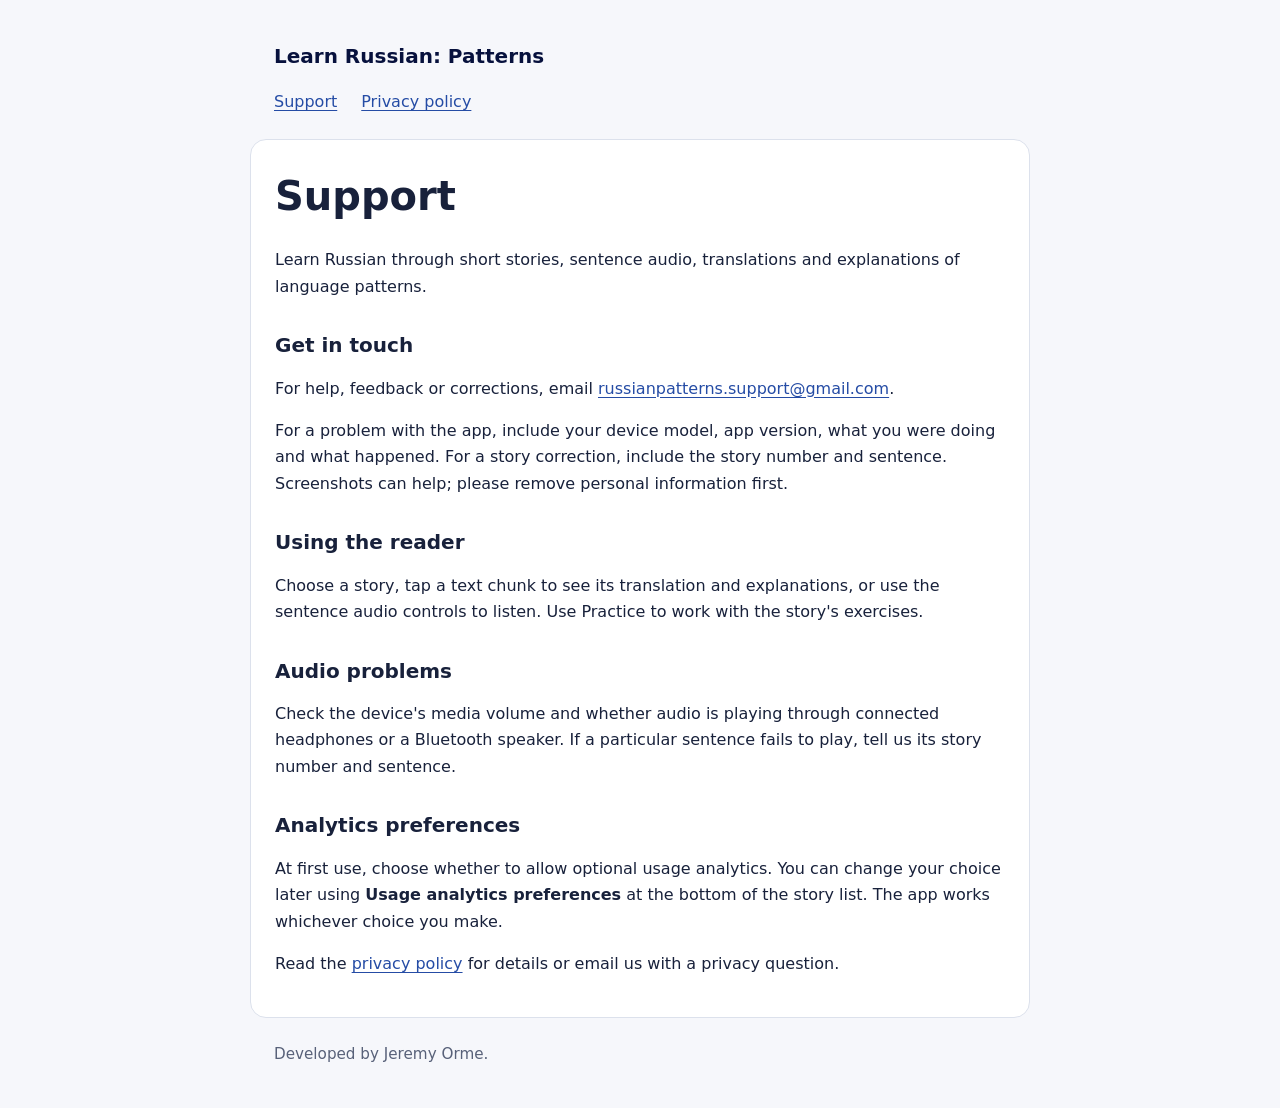
<file: index.html>
<!doctype html>
<html lang="en">
<head>
  <meta charset="utf-8">
  <meta name="viewport" content="width=device-width, initial-scale=1">
  <meta name="description" content="Support and privacy information for Learn Russian: Patterns.">
  <title>Learn Russian: Patterns — Support</title>
  <link rel="stylesheet" href="style.css">
</head>
<body>
  <header><a class="brand" href="index.html">Learn Russian: Patterns</a><nav aria-label="Main navigation"><a href="index.html" aria-current="page">Support</a><a href="privacy.html">Privacy policy</a></nav></header>
  <main>
    <h1>Support</h1>
    <p>Learn Russian through short stories, sentence audio, translations and explanations of language patterns.</p>
    <h2>Get in touch</h2>
    <p>For help, feedback or corrections, email <a href="mailto:russianpatterns.support@gmail.com">russianpatterns.support@gmail.com</a>.</p>
    <p>For a problem with the app, include your device model, app version, what you were doing and what happened. For a story correction, include the story number and sentence. Screenshots can help; please remove personal information first.</p>
    <h2>Using the reader</h2>
    <p>Choose a story, tap a text chunk to see its translation and explanations, or use the sentence audio controls to listen. Use Practice to work with the story's exercises.</p>
    <h2>Audio problems</h2>
    <p>Check the device's media volume and whether audio is playing through connected headphones or a Bluetooth speaker. If a particular sentence fails to play, tell us its story number and sentence.</p>
    <h2>Analytics preferences</h2>
    <p>At first use, choose whether to allow optional usage analytics. You can change your choice later using <strong>Usage analytics preferences</strong> at the bottom of the story list. The app works whichever choice you make.</p>
    <p>Read the <a href="privacy.html">privacy policy</a> for details or email us with a privacy question.</p>
  </main>
  <footer>Developed by Jeremy Orme.</footer>
</body>
</html>
</file>
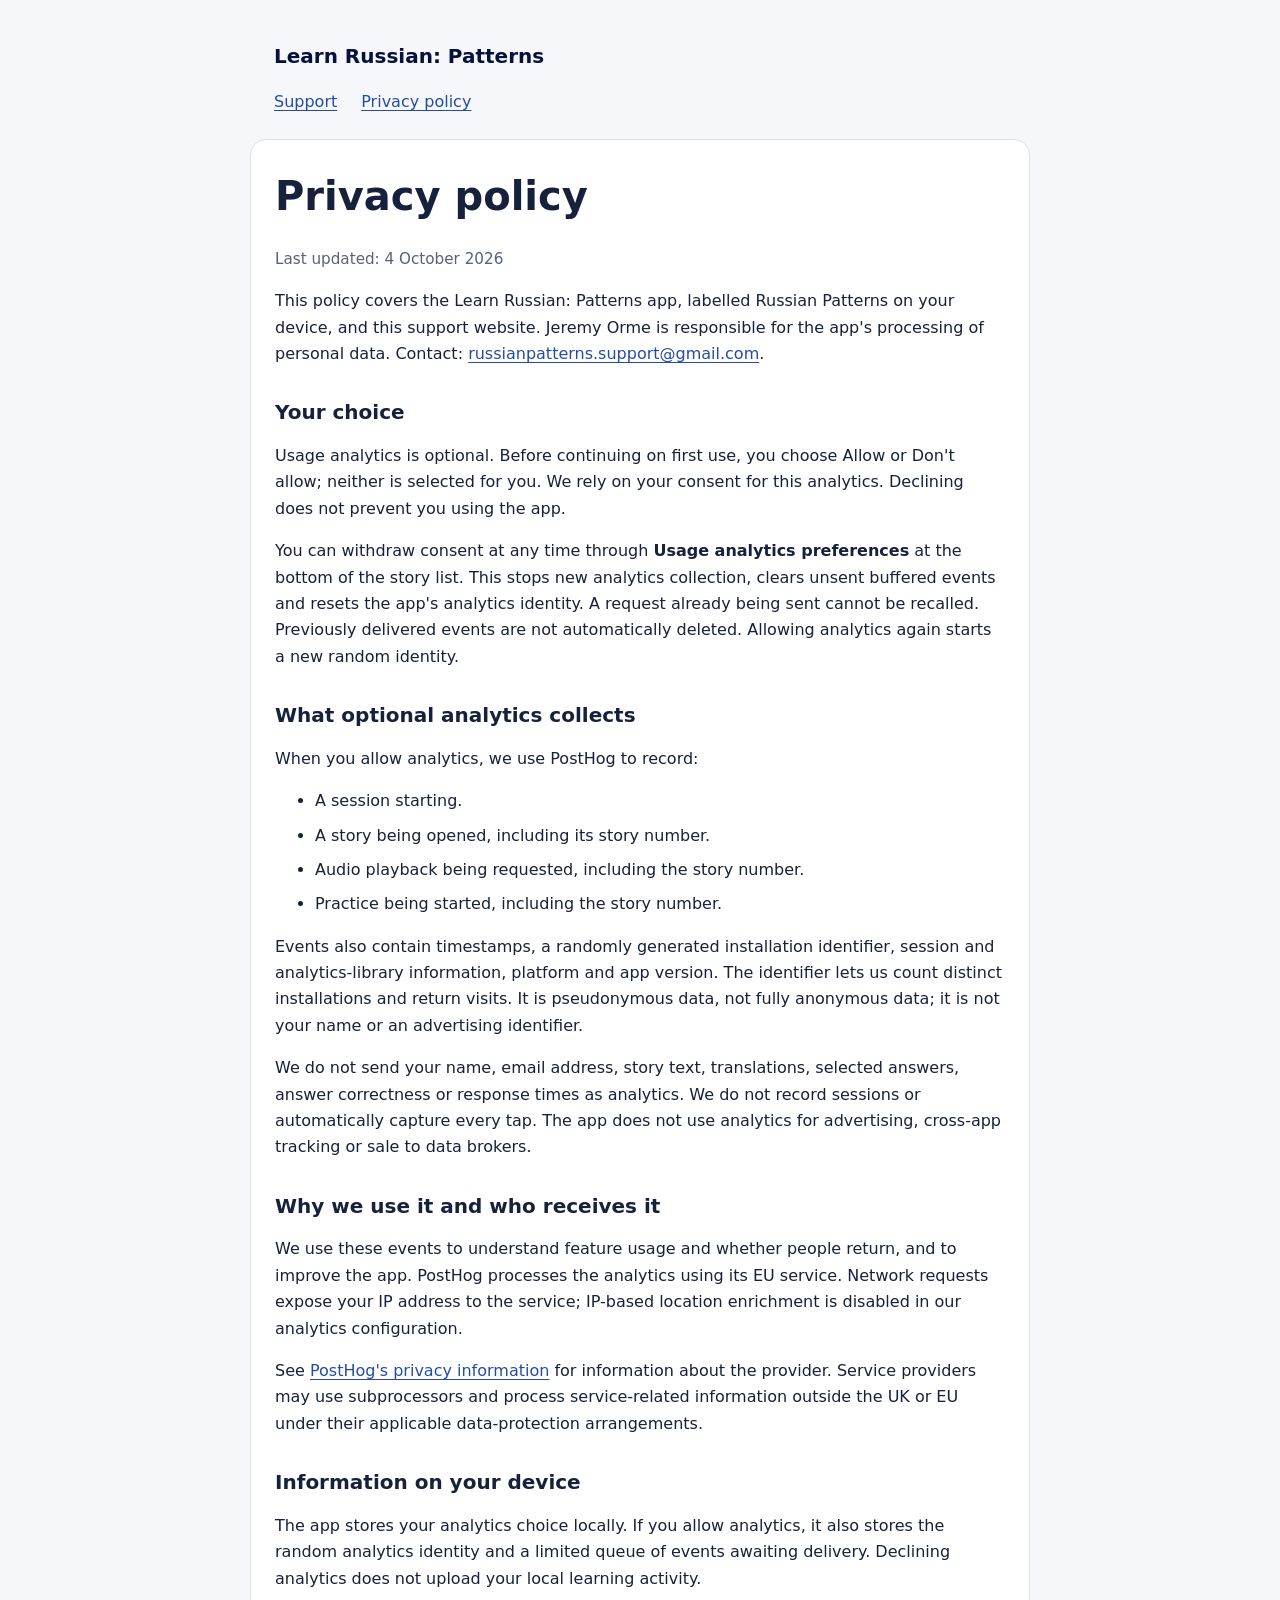
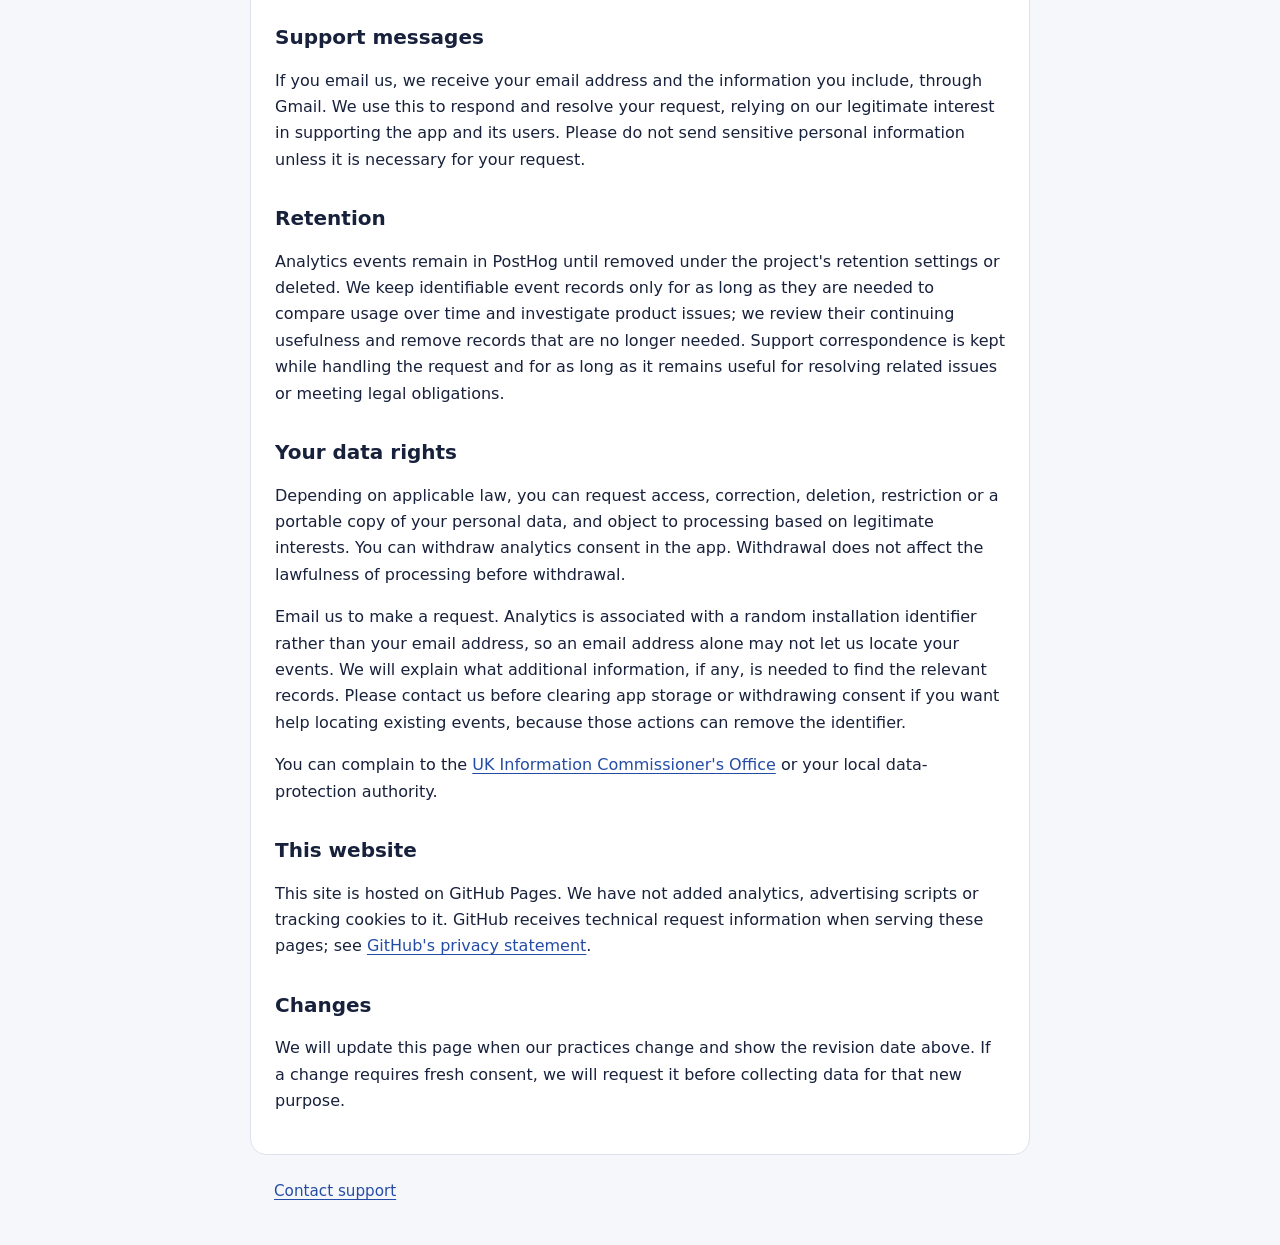
<file: privacy.html>
<!doctype html>
<html lang="en">
<head>
  <meta charset="utf-8">
  <meta name="viewport" content="width=device-width, initial-scale=1">
  <meta name="description" content="Privacy policy and analytics choices for Learn Russian: Patterns.">
  <title>Learn Russian: Patterns — Privacy policy</title>
  <link rel="stylesheet" href="style.css">
</head>
<body>
  <header><a class="brand" href="index.html">Learn Russian: Patterns</a><nav aria-label="Main navigation"><a href="index.html">Support</a><a href="privacy.html" aria-current="page">Privacy policy</a></nav></header>
  <main>
    <h1>Privacy policy</h1>
    <p class="meta">Last updated: 4 October 2026</p>
    <p>This policy covers the Learn Russian: Patterns app, labelled Russian Patterns on your device, and this support website. Jeremy Orme is responsible for the app's processing of personal data. Contact: <a href="mailto:russianpatterns.support@gmail.com">russianpatterns.support@gmail.com</a>.</p>
    <h2>Your choice</h2>
    <p>Usage analytics is optional. Before continuing on first use, you choose Allow or Don't allow; neither is selected for you. We rely on your consent for this analytics. Declining does not prevent you using the app.</p>
    <p>You can withdraw consent at any time through <strong>Usage analytics preferences</strong> at the bottom of the story list. This stops new analytics collection, clears unsent buffered events and resets the app's analytics identity. A request already being sent cannot be recalled. Previously delivered events are not automatically deleted. Allowing analytics again starts a new random identity.</p>
    <h2>What optional analytics collects</h2>
    <p>When you allow analytics, we use PostHog to record:</p>
    <ul>
      <li>A session starting.</li>
      <li>A story being opened, including its story number.</li>
      <li>Audio playback being requested, including the story number.</li>
      <li>Practice being started, including the story number.</li>
    </ul>
    <p>Events also contain timestamps, a randomly generated installation identifier, session and analytics-library information, platform and app version. The identifier lets us count distinct installations and return visits. It is pseudonymous data, not fully anonymous data; it is not your name or an advertising identifier.</p>
    <p>We do not send your name, email address, story text, translations, selected answers, answer correctness or response times as analytics. We do not record sessions or automatically capture every tap. The app does not use analytics for advertising, cross-app tracking or sale to data brokers.</p>
    <h2>Why we use it and who receives it</h2>
    <p>We use these events to understand feature usage and whether people return, and to improve the app. PostHog processes the analytics using its EU service. Network requests expose your IP address to the service; IP-based location enrichment is disabled in our analytics configuration.</p>
    <p>See <a href="https://posthog.com/privacy">PostHog's privacy information</a> for information about the provider. Service providers may use subprocessors and process service-related information outside the UK or EU under their applicable data-protection arrangements.</p>
    <h2>Information on your device</h2>
    <p>The app stores your analytics choice locally. If you allow analytics, it also stores the random analytics identity and a limited queue of events awaiting delivery. Declining analytics does not upload your local learning activity.</p>
    <h2>Support messages</h2>
    <p>If you email us, we receive your email address and the information you include, through Gmail. We use this to respond and resolve your request, relying on our legitimate interest in supporting the app and its users. Please do not send sensitive personal information unless it is necessary for your request.</p>
    <h2>Retention</h2>
    <p>Analytics events remain in PostHog until removed under the project's retention settings or deleted. We keep identifiable event records only for as long as they are needed to compare usage over time and investigate product issues; we review their continuing usefulness and remove records that are no longer needed. Support correspondence is kept while handling the request and for as long as it remains useful for resolving related issues or meeting legal obligations.</p>
    <h2>Your data rights</h2>
    <p>Depending on applicable law, you can request access, correction, deletion, restriction or a portable copy of your personal data, and object to processing based on legitimate interests. You can withdraw analytics consent in the app. Withdrawal does not affect the lawfulness of processing before withdrawal.</p>
    <p>Email us to make a request. Analytics is associated with a random installation identifier rather than your email address, so an email address alone may not let us locate your events. We will explain what additional information, if any, is needed to find the relevant records. Please contact us before clearing app storage or withdrawing consent if you want help locating existing events, because those actions can remove the identifier.</p>
    <p>You can complain to the <a href="https://ico.org.uk/make-a-complaint/">UK Information Commissioner's Office</a> or your local data-protection authority.</p>
    <h2>This website</h2>
    <p>This site is hosted on GitHub Pages. We have not added analytics, advertising scripts or tracking cookies to it. GitHub receives technical request information when serving these pages; see <a href="https://docs.github.com/en/site-policy/privacy-policies/github-general-privacy-statement">GitHub's privacy statement</a>.</p>
    <h2>Changes</h2>
    <p>We will update this page when our practices change and show the revision date above. If a change requires fresh consent, we will request it before collecting data for that new purpose.</p>
  </main>
  <footer><a href="index.html">Contact support</a></footer>
</body>
</html>
</file>
<file: style.css>
:root { color-scheme: light; font-family: system-ui, -apple-system, sans-serif; color: #18213b; background: #f6f7fb; line-height: 1.65; }
* { box-sizing: border-box; }
body { margin: 0; }
header, main, footer { max-width: 780px; margin: auto; padding: 24px; }
header { padding-top: 40px; }
.brand { font-size: 1.25rem; font-weight: 750; color: #07113d; text-decoration: none; }
nav { display: flex; flex-wrap: wrap; gap: 24px; margin-top: 16px; }
a { color: #254ca5; text-underline-offset: 3px; overflow-wrap: anywhere; }
a:focus-visible { outline: 3px solid #ba590f; outline-offset: 4px; }
main { background: white; border: 1px solid #dce1ec; border-radius: 16px; }
h1 { font-size: clamp(1.8rem, 5vw, 2.5rem); line-height: 1.2; margin-top: 8px; }
h2 { font-size: 1.25rem; margin-top: 32px; line-height: 1.35; }
li { margin-bottom: 8px; }
.meta, footer { color: #586179; font-size: .95rem; }
footer { padding-bottom: 40px; }
@media (max-width: 800px) { main { margin: 0 12px; } }
</file>
